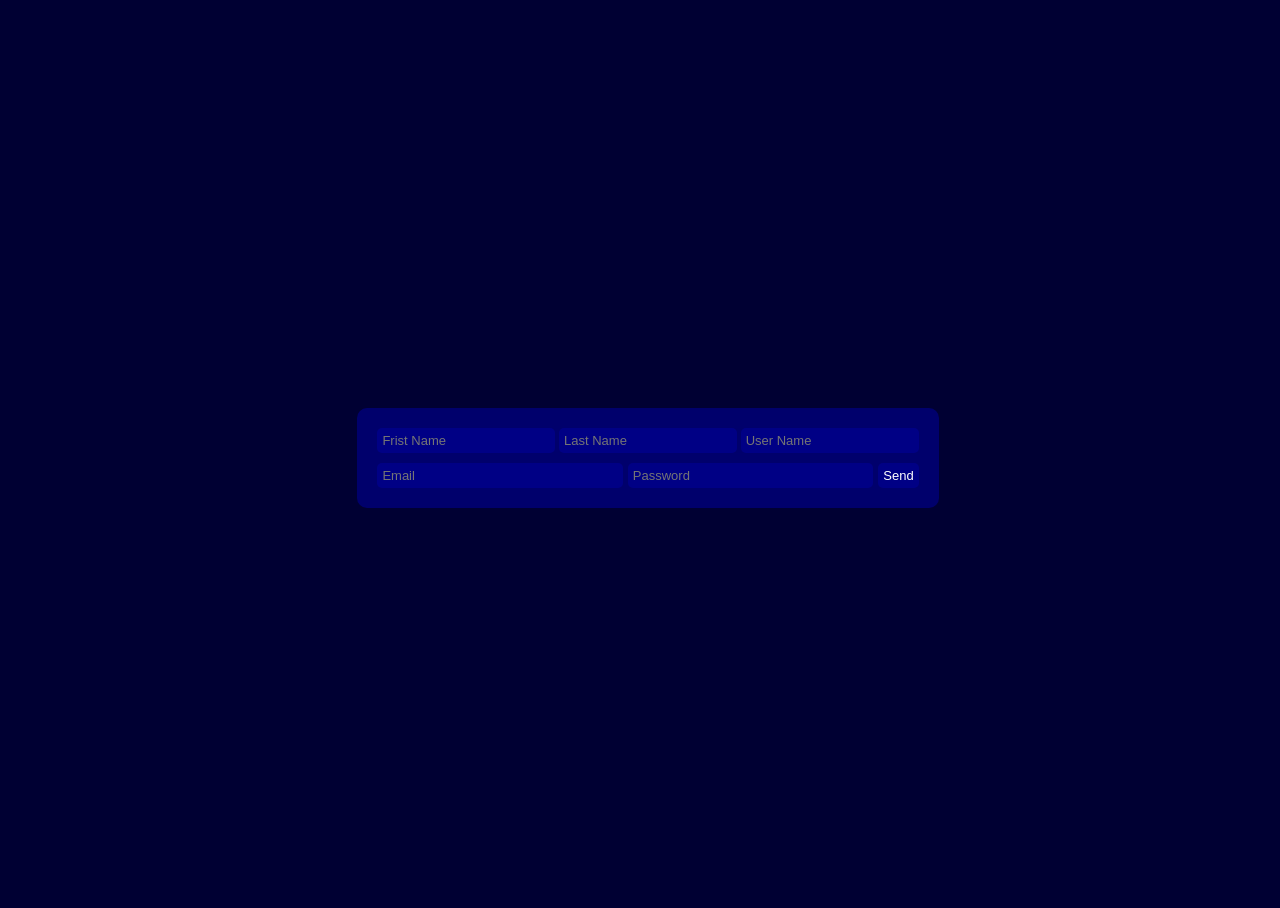
<file: model1/index.html>
<!DOCTYPE html>
<html lang="en">
<head>
    <meta charset="UTF-8">
    <meta name="viewport" content="width=device-width, initial-scale=1.0">
    <title>Model1</title>
    <link rel="stylesheet" href="style.css">
</head>
<body>
    <div class="parent">
    <form>
        <div class="one">
            <input type="text" placeholder="Frist Name" name="fristName">
            <input type="text" placeholder="Last Name" name="lastName">
            <input type="text" placeholder="User Name" name="userName">
        </div>
        <div class="two">
            <input type="email" placeholder="Email" name="email" class="tows">
            <input type="password" placeholder="Password" name="password" class="tows">
            <input type="button" value="Send">
        </div>
    </form>
    </div>
    
</body>
</html>
</file>
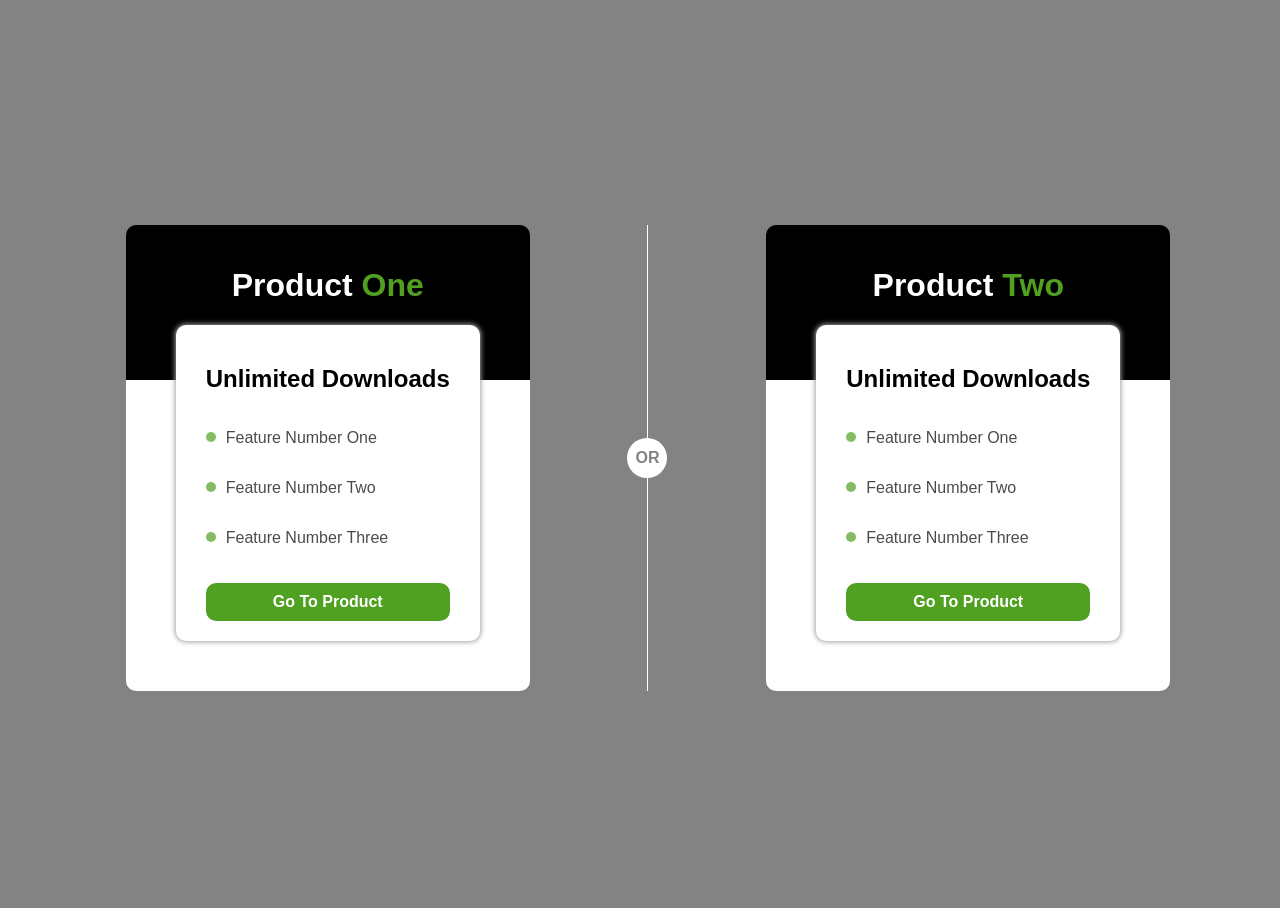
<file: model10/index.html>
<!DOCTYPE html>
<html lang="en">
<head>
    <meta charset="UTF-8">
    <meta name="viewport" content="width=device-width, initial-scale=1.0">
    <title>Model10</title>
    <link rel="stylesheet" href="style.css">
</head>
<body>

    <div class="parent">
        <div class="product">
            <h1>Product <span>One</span></h1>
            <div class="content">
                <h2>Unlimited Downloads</h2>
                <p>Feature Number One</p>
                <p>Feature Number Two</p>
                <p>Feature Number Three</p>
                <div class="btn">Go To Product</div>
            </div>
        </div>
        <div class="line"></div>
        <div class="product">
            <h1>Product <span>Two</span></h1>
            <div class="content">
                <h2>Unlimited Downloads</h2>
                <p>Feature Number One</p>
                <p>Feature Number Two</p>
                <p>Feature Number Three</p>
                <div class="btn">Go To Product</div>
            </div>
        </div>
    </div>
    
</body>
</html>
</file>
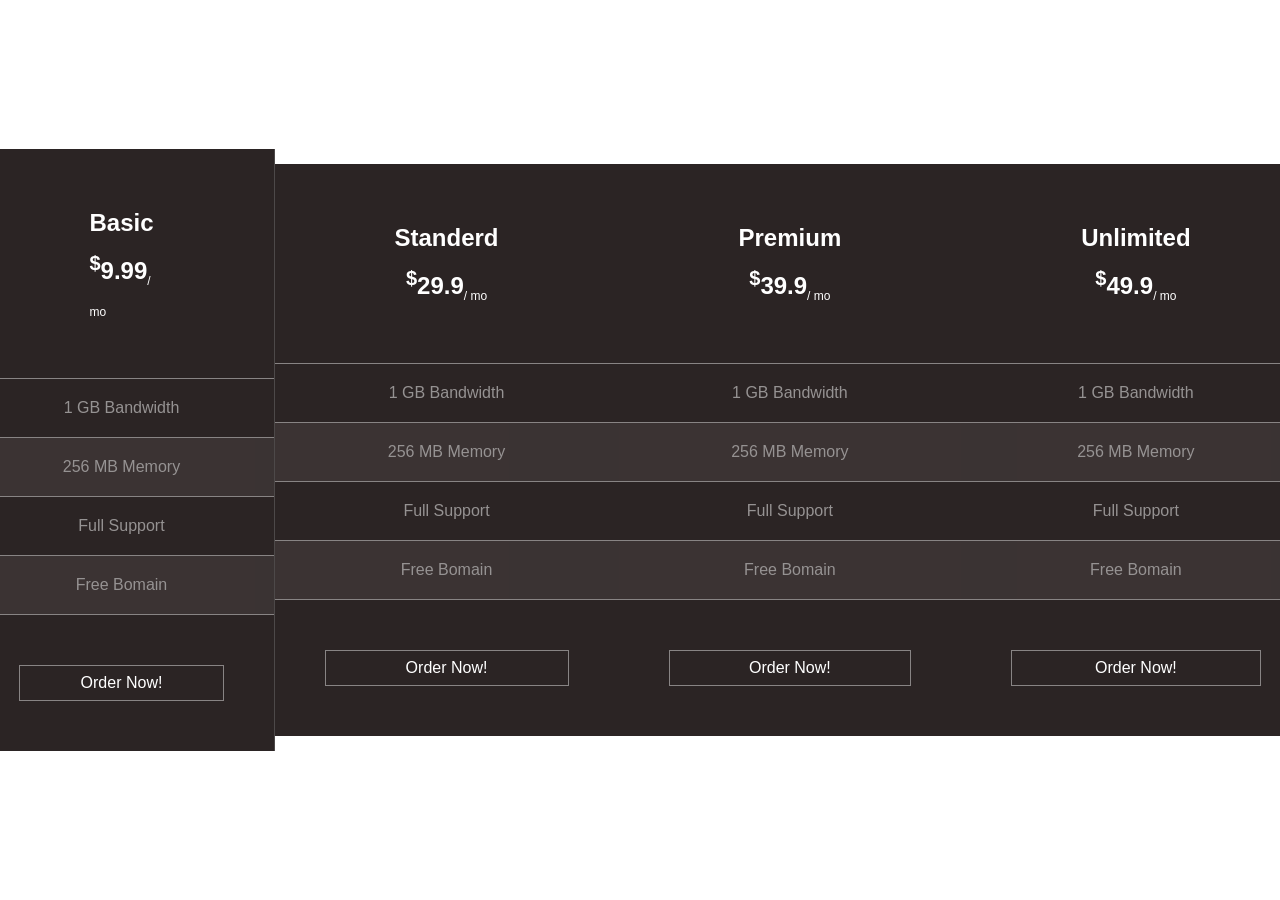
<file: model14/index.html>
<!DOCTYPE html>
<html lang="en">
<head>
    <meta charset="UTF-8">
    <meta name="viewport" content="width=device-width, initial-scale=1.0">
    <title>Modql14</title>
    <link rel="stylesheet" href="style.css">
</head>
<body>
    
    <main>
        <section class="border">
            <div class="top">
                <h2>Basic</h2>
                <h2><sup>$</sup>9.99<sub>/ mo</sub></h2>
            </div>

            <div class="separato"></div>
            <div class="center">
                <div class="odd low">1 GB Bandwidth</div>
                <div class="separato"></div>
                <div class="even low">256 MB Memory</div>
                <div class="separato"></div>
                <div class="odd low">Full Support</div>
                <div class="separato"></div>
                <div class="even low">Free Bomain</div>
                <div class="separato"></div>
            </div>
            <div class="button">
                <div class="btn">Order Now!</div>
            </div>
        </section>

        <section>
           <div class="top">
               <h2>Standerd</h2>
               <h2><sup>$</sup>29.9<sub>/ mo</sub></h2>
           </div>
           <div class="separato"></div>
           <div class="center">
               <div class="odd low">1 GB Bandwidth</div>
               <div class="separato"></div>
               <div class="even low">256 MB Memory</div>
               <div class="separato"></div>
               <div class="odd low">Full Support</div>
               <div class="separato"></div>
               <div class="even low">Free Bomain</div>
               <div class="separato"></div>
           </div>
           <div class="button">
               <div class="btn">Order Now!</div>
           </div>
       </section>

         <section class="blue">
            <div class="top">
                <h2>Premium</h2>
                <h2><sup>$</sup>39.9<sub>/ mo</sub></h2>
            </div>
            <div class="separato"></div>
            <div class="center">
                <div class="odd">1 GB Bandwidth</div>
                <div class="separato"></div>
                <div class="even">256 MB Memory</div>
                <div class="separato"></div>
                <div class="odd">Full Support</div>
                <div class="separato"></div>
                <div class="even">Free Bomain</div>
                <div class="separato"></div>
            </div>
            <div class="button">
                <div class="btn">Order Now!</div>
            </div>
        </section>


         <section>
            <div class="top">
                <h2>Unlimited</h2>
                <h2><sup>$</sup>49.9<sub>/ mo</sub></h2>
            </div>
            <div class="separato"></div>
            <div class="center">
                <div class="odd low">1 GB Bandwidth</div>
                <div class="separato"></div>
                <div class="even low">256 MB Memory</div>
                <div class="separato"></div>
                <div class="odd low">Full Support</div>
                <div class="separato"></div>
                <div class="even low">Free Bomain</div>
                <div class="separato"></div>
            </div>
            <div class="button">
                <div class="btn">Order Now!</div>
            </div>
        </section>

       

        

    </main>
</body>
</html>
</file>
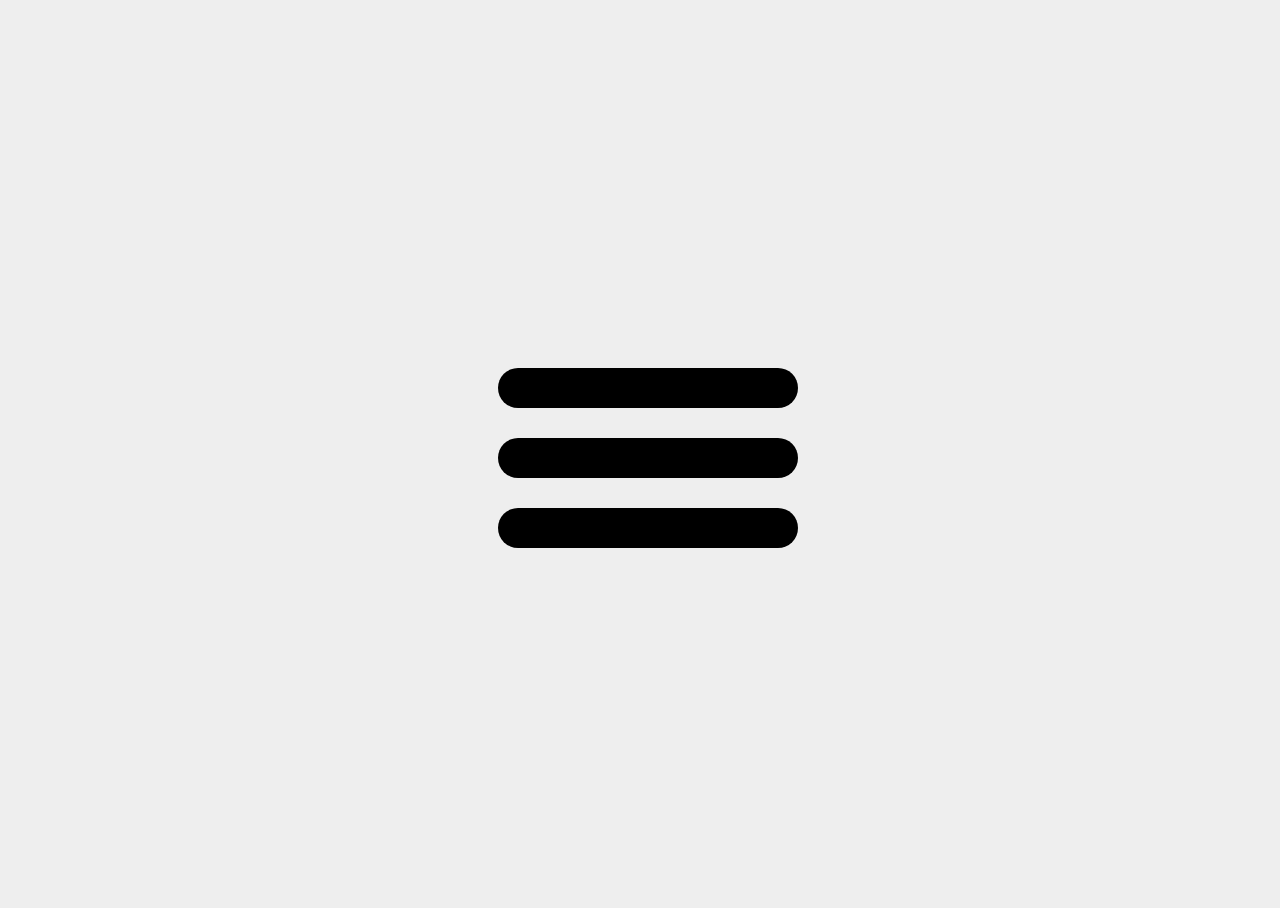
<file: model2/index.html>
<!DOCTYPE html>
<html lang="en">
<head>
    <meta charset="UTF-8">
    <meta name="viewport" content="width=device-width, initial-scale=1.0">
    <link rel="stylesheet" href="style.css">
    <title>Model2</title>
</head>
<body>
    <div class="menu">
        <span class="one"></span>
        <span class="two"></span>
        <span class="three"></span>
    </div>
</body>
</html>
</file>
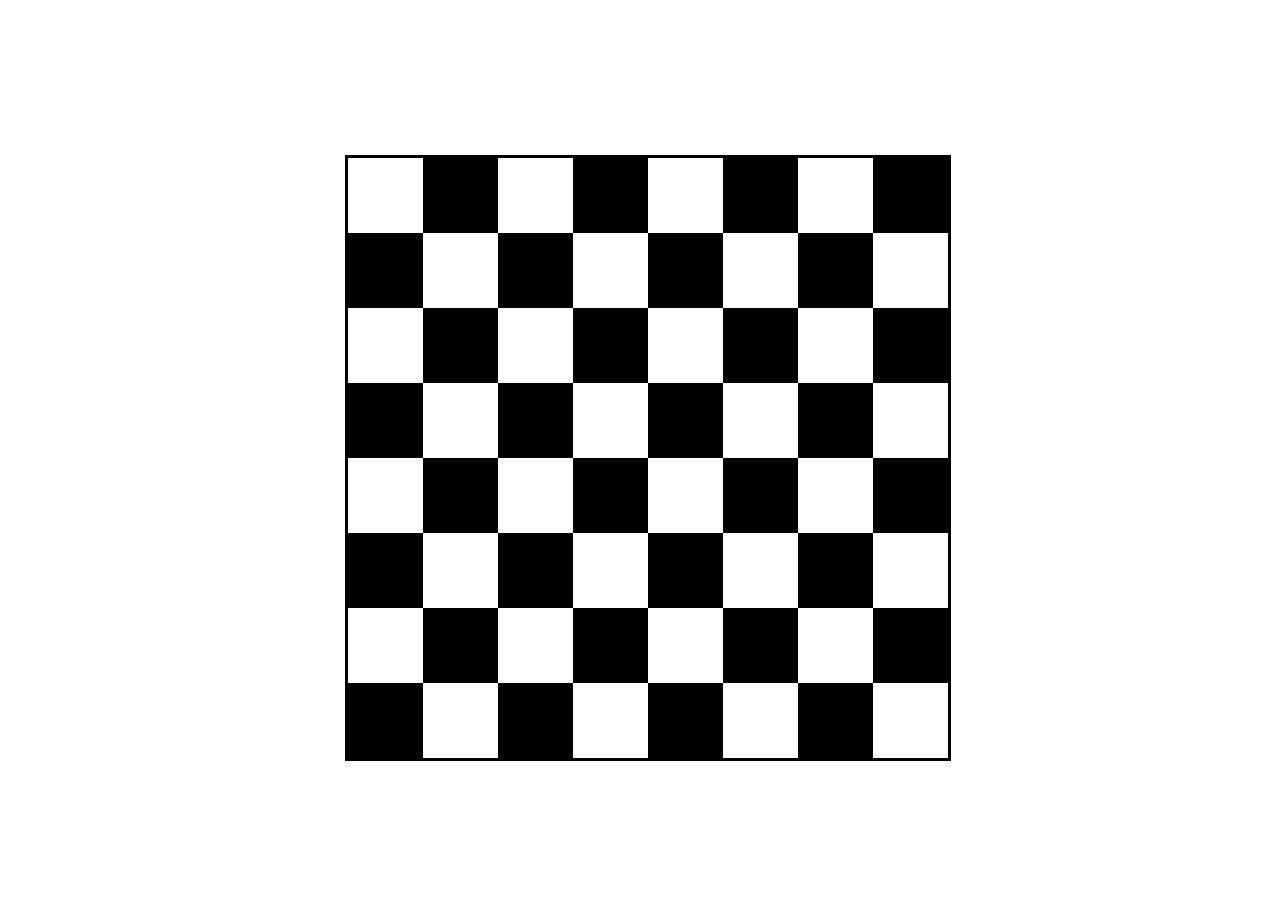
<file: model3/index.html>
<!DOCTYPE html>
<html lang="en">
<head>
    <meta charset="UTF-8">
    <meta name="viewport" content="width=device-width, initial-scale=1.0">
    <title>Model3</title>
    <link rel="stylesheet" href="style.css">
</head>
<body>

    <div class="container">
        <div class="white"></div>
        <div class="black"></div>
        <div class="white"></div>
        <div class="black"></div>
        <div class="white"></div>
        <div class="black"></div>
        <div class="white"></div>
        <div class="black"></div>
        <div class="black"></div>
        <div class="white"></div>
        <div class="black"></div>
        <div class="white"></div>
        <div class="black"></div>
        <div class="white"></div>
        <div class="black"></div>
        <div class="white"></div>
        <div class="white"></div>
        <div class="black"></div>
        <div class="white"></div>
        <div class="black"></div>
        <div class="white"></div>
        <div class="black"></div>
        <div class="white"></div>
        <div class="black"></div>
        <div class="black"></div>
        <div class="white"></div>
        <div class="black"></div>
        <div class="white"></div>
        <div class="black"></div>
        <div class="white"></div>
        <div class="black"></div>
        <div class="white"></div>
        <div class="white"></div>
        <div class="black"></div>
        <div class="white"></div>
        <div class="black"></div>
        <div class="white"></div>
        <div class="black"></div>
        <div class="white"></div>
        <div class="black"></div>
        <div class="black"></div>
        <div class="white"></div>
        <div class="black"></div>
        <div class="white"></div>
        <div class="black"></div>
        <div class="white"></div>
        <div class="black"></div>
        <div class="white"></div>
        <div class="white"></div>
        <div class="black"></div>
        <div class="white"></div>
        <div class="black"></div>
        <div class="white"></div>
        <div class="black"></div>
        <div class="white"></div>
        <div class="black"></div>
        <div class="black"></div>
        <div class="white"></div>
        <div class="black"></div>
        <div class="white"></div>
        <div class="black"></div>
        <div class="white"></div>
        <div class="black"></div>
        <div class="white"></div>
    </div>
    
</body>
</html>
</file>
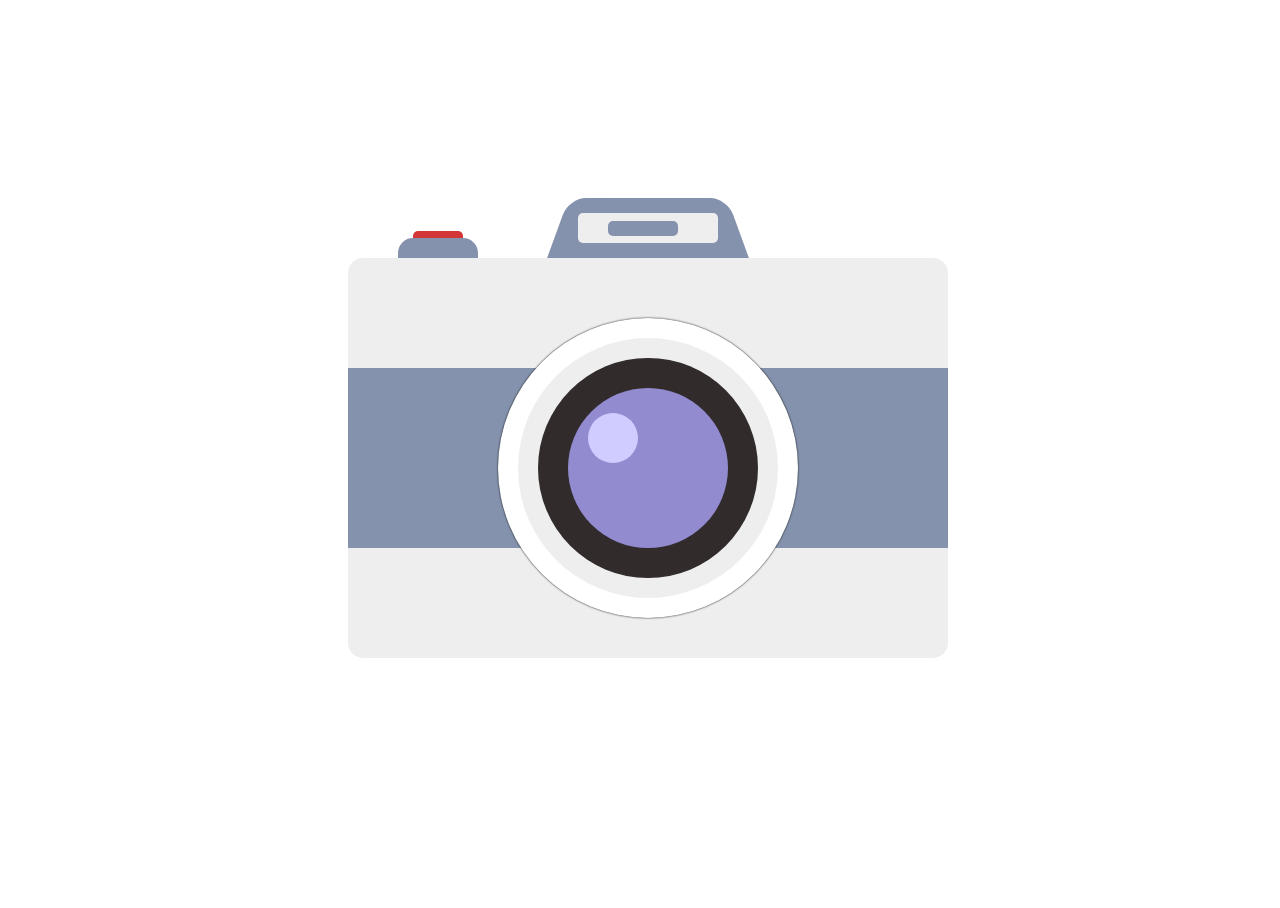
<file: model4/index.html>
<!DOCTYPE html>
<html lang="en">
<head>
    <meta charset="UTF-8">
    <meta name="viewport" content="width=device-width, initial-scale=1.0">
    <link rel="stylesheet" href="style.css">
    <title>Model4</title>
</head>
<body>


    <div class="outer">
     <div class="inner">
          <div class="frist"></div>
          <div class="middelX"></div>
          <div class="middelY"></div>
          <div class="middel1"></div>
          <div class="middel2"></div>
          <div class="inner1"></div>
          <div class="inner2"></div>
          <div class="inner3"></div>
          <div class="inner4"></div>
          <div class="inner5"></div>
     </div>
    </div>
    
</body>
</html>
</file>
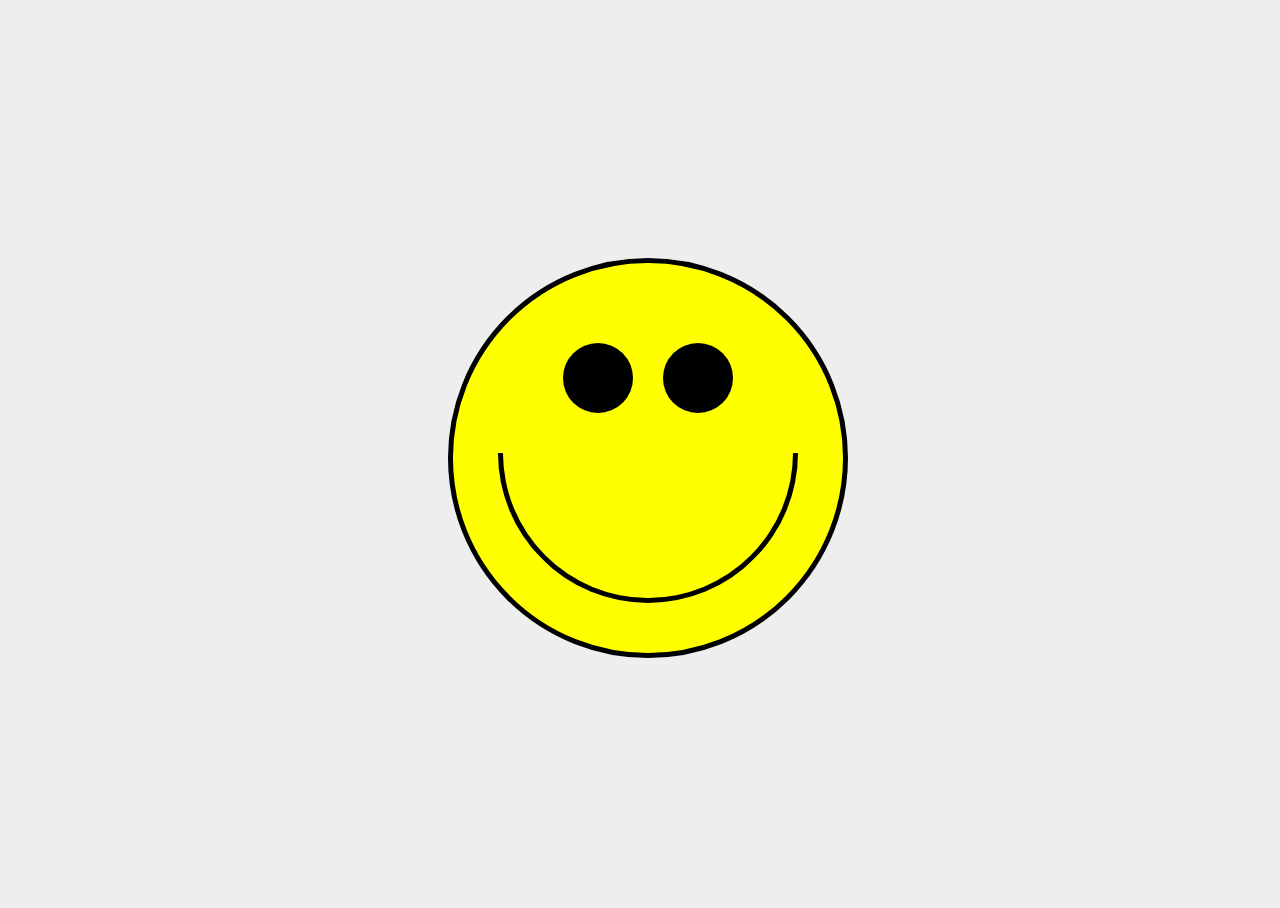
<file: model6/index.html>
<!DOCTYPE html>
<html lang="en">
<head>
    <meta charset="UTF-8">
    <meta name="viewport" content="width=device-width, initial-scale=1.0">
    <title>Model6</title>
    <link rel="stylesheet" href="style.css">
</head>
<body>

    <div class="face">
        <div class="mouth"></div>
        <div class="eys">
            <div></div>
            <div></div>
        </div>
    </div>
    
</body>
</html>
</file>
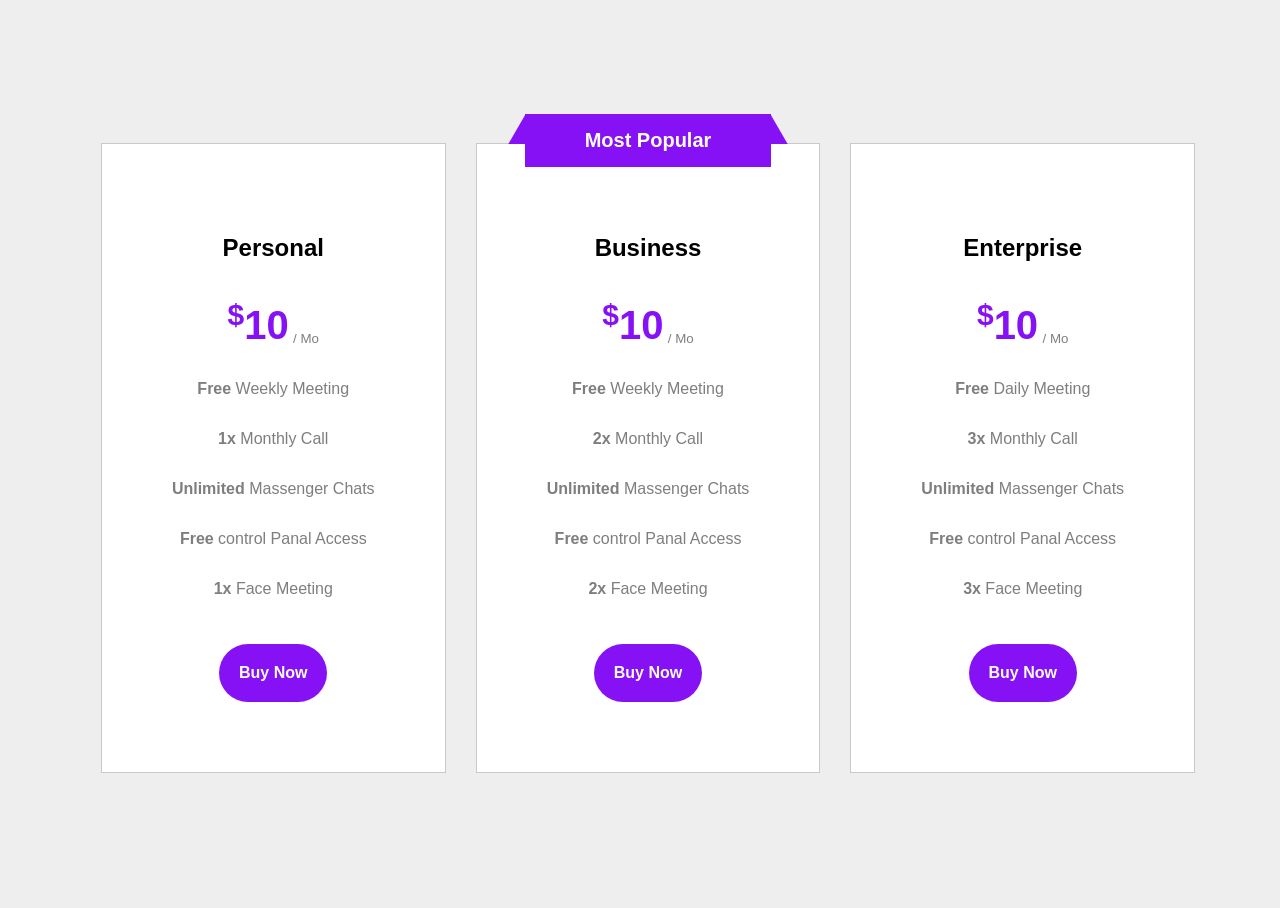
<file: model7/index.html>
<!DOCTYPE html>
<html lang="en">
<head>
    <meta charset="UTF-8">
    <meta name="viewport" content="width=device-width, initial-scale=1.0">
    <title>Model8</title>
    <link rel="stylesheet" href="style.css">
</head>
<body>
    <div class="parent">
        <div class="one">
            <h2>Personal</h2>
            <p><span class="salary"><sup>$</sup>10</span> <sub>/ Mo</sub></p>
            <p class="text"><span class="first-word">Free</span> Weekly Meeting</p>
            <p class="text"><span class="first-word">1x</span> Monthly Call</p>
            <p class="text"><span class="first-word">Unlimited</span> Massenger Chats</p>
            <p class="text"><span class="first-word">Free</span> control Panal Access</p>
            <p class="text"><span class="first-word">1x</span> Face Meeting</p>
            <div class="buy">Buy Now</div>
        </div>

        <div class="two">
            <div class="header">Most Popular</div>
            <h2>Business</h2>
            <p><span class="salary"><sup>$</sup>10</span> <sub>/ Mo</sub></p>
            <p class="text"><span class="first-word">Free</span> Weekly Meeting</p>
            <p class="text"><span class="first-word">2x</span> Monthly Call</p>
            <p class="text"><span class="first-word">Unlimited</span> Massenger Chats</p>
            <p class="text"><span class="first-word">Free</span> control Panal Access</p>
            <p class="text"><span class="first-word">2x</span> Face Meeting</p>
            <div class="buy">Buy Now</div>
        </div>

        <div class="three">
            <h2>Enterprise</h2>
            <p ><span class="salary"><sup>$</sup>10</span> <sub>/ Mo</sub></p>
            <p class="text"><span class="first-word">Free</span> Daily Meeting</p>
            <p class="text"><span class="first-word">3x</span> Monthly Call</p>
            <p class="text"><span class="first-word">Unlimited</span> Massenger Chats</p>
            <p class="text"><span class="first-word">Free</span> control Panal Access</p>
            <p class="text"><span class="first-word">3x</span> Face Meeting</p>
            <div class="buy">Buy Now</div>
        </div>
    </div>
</body>
</html>
</file>
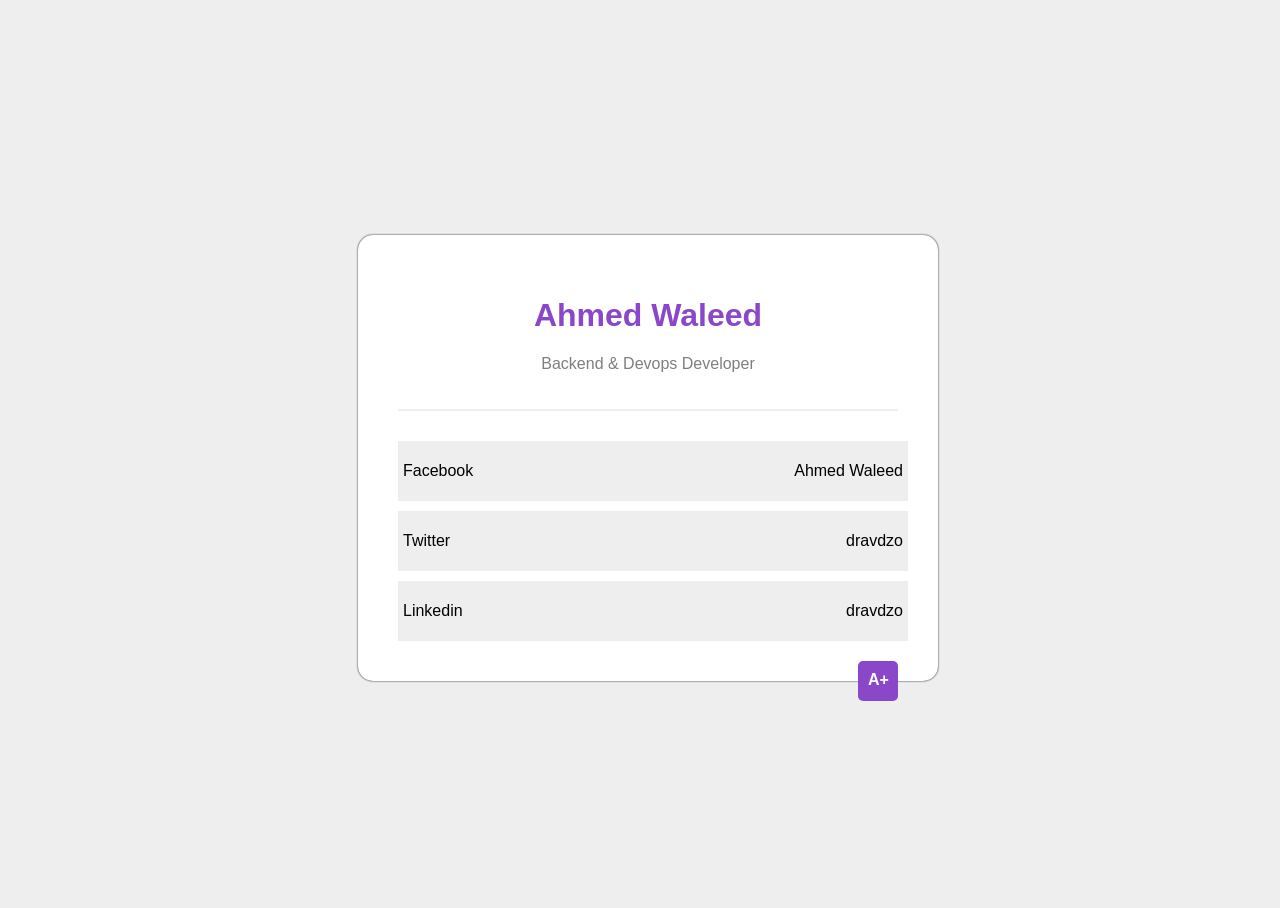
<file: model8/index.html>
<!DOCTYPE html>
<html lang="en">
<head>
    <meta charset="UTF-8">
    <meta name="viewport" content="width=device-width, initial-scale=1.0">
    <title>Model8</title>
    <link rel="stylesheet" href="style.css">
</head>
<body>
    
    <div class="parent">
        <div class="first">
            <h1>Ahmed Waleed</h1>
            <p class="about">Backend & Devops Developer</p>
        </div>
        <div class="line"></div>
        <div class="last">
            <div>
                <p>Facebook</p>
                <p>Ahmed Waleed</p>
            </div>
            <div>
                <p>Twitter</p>
                <p>dravdzo</p>
            </div>
            <div>
                <p>Linkedin</p>
                <p>dravdzo</p>
            </div>
        </div>
    </div>

</body>
</html>
</file>
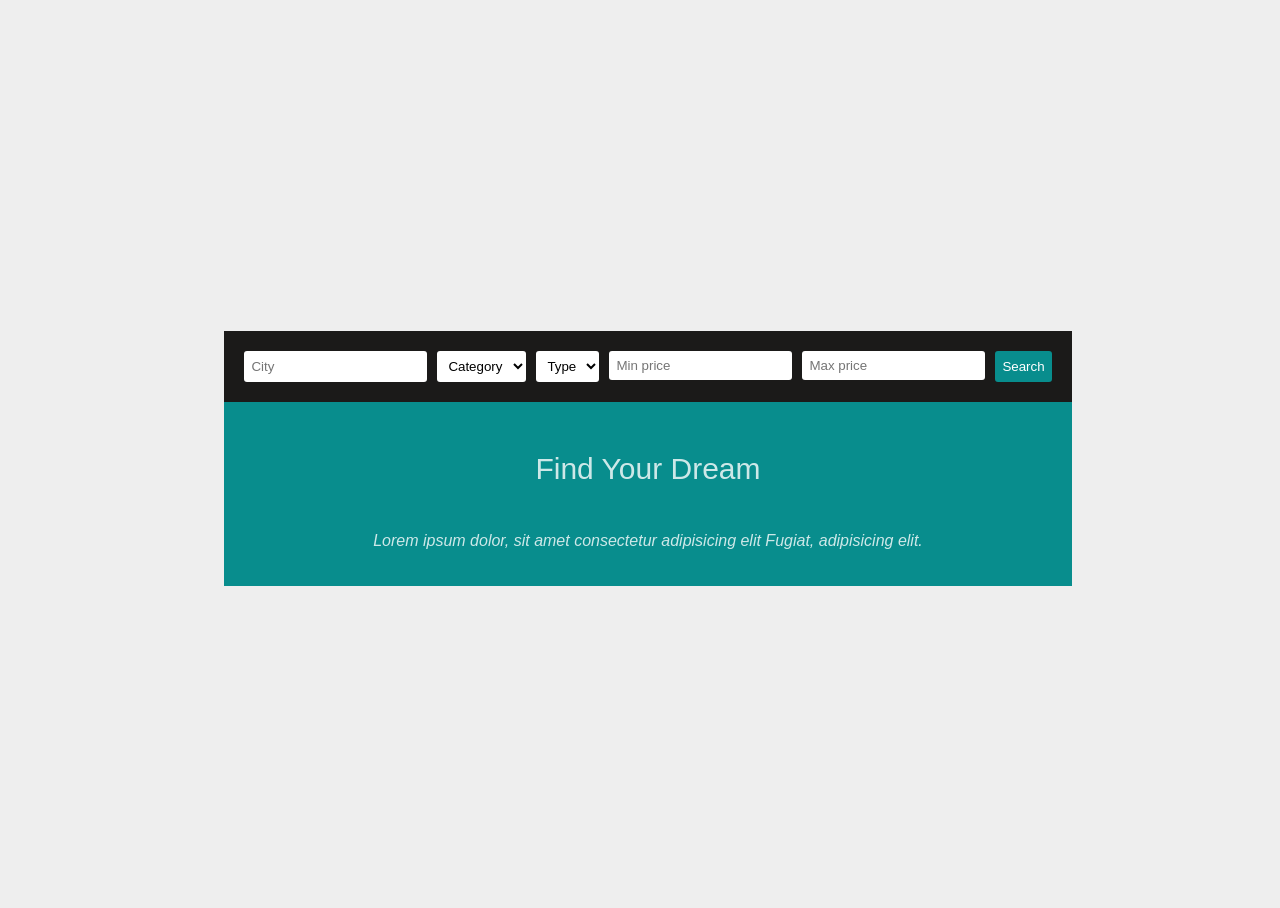
<file: model9/index.html>
<!DOCTYPE html>
<html lang="en">
<head>
    <meta charset="UTF-8">
    <meta name="viewport" content="width=device-width, initial-scale=1.0">
    <title>Model9</title>
    <link rel="stylesheet" href="style.css">
</head>
<body>
    
    <div class="parent">
        <div class="top">
          <form>
            <input type="text" placeholder="City" class="input">

            <select class="input">
                <option value="" selected disabled hidden>Category</option>
            </select>

            <select class="input">
                <option value="" selected disabled hidden>Type</option>
            </select>

            <div class="price">
                <input type="text" placeholder="Min price" class="input">
            </div>

            <div class="price">
                <input type="text" placeholder="Max price" class="input">
            </div>

            <input type="button" value="Search" class="input">
        </form>
        </div>
        <div class="bottom">
            <h3>Find Your Dream</h3>
            <p>Lorem ipsum dolor, sit amet consectetur adipisicing elit Fugiat, adipisicing elit.</p>
        </div>
    </div>
</body>
</html>
</file>
<file: model1/style.css>
/* Make A Responsive Simple Form Using Html Css 
Training on :
    1- flex box
    2- margin padding
    3- background
    4- width hight
    5- midea -> responsive
 */


* {
    font-family: Tahoma, Geneva, Verdana, sans-serif;
    font-size: small;
    font-weight: 400;
}

html,
body {
    width: 100%;
    height: 100%;
}

body {
    background-color: #003;
    display: flex;
    justify-content: center;
    align-items: center;
    align-content: center;
}

div.parent {
    background-color: #0000998f;
    padding: 20px;
    width: fit-content;
    border-radius: 10px;
}

.parent .one {
    margin-bottom: 10px;
}

.parent .two {
    display: flex;
    gap: 5px;
}

.tows {
    flex-grow: 2;
}

input {
    background-color: #0000998f;
    padding: 5px;
    border: 0;
    outline: 0;
    color: white;
    border-radius: 5px;
}

@media (max-width:400px) {

    .parent .one,
    .parent .two {
        display: flex;
        flex-direction: column;
        gap: 10px;
    }
}
</file>
<file: model10/style.css>
* {
    font-family: 'Segoe UI', Tahoma, Geneva, Verdana, sans-serif;
}

body,
html {
    width: 100%;
    height: 100%;
}

body {
    background-color: rgb(131, 131, 131);
    display: flex;
    justify-content: center;
    align-items: center;
}

.parent {
    width: 100%;
    display: flex;
    justify-content: space-evenly
}

.line {
    width: 1px;
    background-color: white;
    position: relative;
}

.line::after {
    content: "OR";
    width: 20px;
    height: 20px;
    background-color: white;
    padding: 10px;
    border-radius: 50%;
    color: rgb(131, 131, 131);
    font-weight: 900;
    position: absolute;
    top: calc(50% - 20px);
    left: -20px;
    display: flex;
    justify-content: center;
    align-items: center;
}

.product {
    background-image: linear-gradient(to bottom, black 0%, black 33.33%, white 33.33%, white 100%);
    padding: 20px 50px 50px 50px;
    border-radius: 10px;
    display: flex;
    flex-direction: column;
    justify-content: center;
    align-items: center;
}

.product .content {
    background-color: white;
    border-radius: 10px;
    padding: 20px 30px;
    display: flex;
    flex-direction: column;
    box-shadow: 0 0 5px 1px #a3a2a2
}

.product .content p {
    opacity: 70%;
    position: relative;
    margin-left: 20px;
}

.product .content p::before {
    content: "";
    width: 10px;
    height: 10px;
    border-radius: 50%;
    background-color: rgb(80, 160, 34);
    vertical-align: baseline;
    position: absolute;
    left: -20px;
    top: 3px;
}


.btn {
    background-color: rgb(80, 160, 34);
    padding: 10px;
    color: white;
    text-align: center;
    margin-top: 20px;
    border-radius: 10px;
    font-weight: 600;
}

h1 {
    color: white;
}

span {
    color: rgb(80, 160, 34);
}
</file>
<file: model14/style.css>
* {
    margin: 0;
    padding: 0;
    box-sizing: border-box;
    font-family: 'Segoe UI', Tahoma, Geneva, Verdana, sans-serif;
}

html,
body {
    width: 100%;
    height: 100%;
}

body {
    display: flex;
    justify-content: center;
    align-items: center;
}

main {
    display: flex;
    align-items: center;
}

section {
    display: flex;
    flex-direction: column;
    color: white;
    background-color: #2b2424;
}

.top,
.center {
    display: flex;
    flex-direction: column;
    justify-content: center;
    align-items: center;

}

.top {
    gap: 15px;
    padding: 60px 120px;
}

.button {
    padding: 50px;
}

.separato {
    background-color: #eeeeee79;
    height: 1px;
    width: 100%;
}

.center div.odd,
.center div.even {
    padding: 20px 60px;
    width: 100%;
    text-align: center;
    opacity: 50%;
}

.even {
    background-color: rgb(75, 66, 66);
}

.btn {
    padding: 8px 20px;
    border: 1px solid #eeeeee79;
    text-align: center;
    font-weight: 500;
}

sub {
    font-size: .5em;
    font-weight: lighter;
}

section {
    transition: 1s;
    transition-timing-function: ease-out;
}

section:hover {
    background-color: rgb(161, 161, 255);
    height: 120%;
    transform: scaleY(1.2);
    box-shadow: 0px 0px 4px 0px black
}

section:hover .center div.odd,
section:hover .center div.even {
    padding: 20px 50px;
    width: 100%;
    text-align: center;
}

section:hover .even {
    background-color: rgb(161, 161, 255);
}

.border {
    border-right: 1px solid #4d4949;
}
</file>
<file: model2/style.css>
body,
html {
    background-color: #eee;
    width: 100%;
    height: 100%;
}

body {
    display: flex;
    flex-direction: column;
    justify-content: center;
    align-content: center;
    gap: 30px;
}

div {
    display: flex;
    margin: auto;
    height: 100px;
    flex-direction: column;
    justify-content: center;
    gap: 30px;
    height: 300px;

}

span {
    width: 300px;
    height: 40px;
    background-color: black;
    border-radius: 30px;
    transition: .25s;
}

div:hover>.two {
    background-color: red;
    transform: translateX(-100em);
}

div:hover>.one {
    transform: translateY(70px) rotate(135deg);
    background: red;
}


div:hover>.three {
    transform: translateY(-70px) rotate(-135deg);
    background: red;
}
</file>
<file: model3/style.css>
html,
body {
    width: 100%;
    height: 100%;
}

body {
    display: flex;
    justify-content: center;
    align-items: center;
}

.container {
    width: 600px;
    height: 600px;
    border: 3px solid rgb(0, 0, 0);
    display: grid;
    grid-template-columns: repeat(8, 1fr);
}

.container .black {
    background-color: black;
}
</file>
<file: model4/style.css>
body,
html {
    width: 100%;
    height: 100%;
}

body {
    display: flex;
    justify-content: center;
    align-items: center;
}

.outer {
    width: 600px;
    height: 400px;
    background-color: #eee;
    border-radius: 15px;
    position: relative;
}

.outer::before {
    content: "";
    width: 50px;
    height: 7px;
    background-color: rgb(211, 54, 54);
    position: absolute;
    top: -27px;
    left: 65px;
    border-top-left-radius: 5px;
    border-top-right-radius: 5px;
}


.frist {
    width: 80px;
    height: 20px;
    background-color: #8492ad;
    position: absolute;
    top: -130px;
    left: 50px;
    border-top-left-radius: 15px;
    border-top-right-radius: 15px;
}

.middelX,
.middelY {
    width: 180px;
    height: 60px;
    background-color: #8492ad;
    position: absolute;
    top: -170px;
    left: 210px;
}

.middelX {
    border-top-left-radius: 50px;
    border-top-right-radius: 180px;
    transform: skew(-20deg);
}

.middelY {
    border-top-left-radius: 180px;
    border-top-right-radius: 50px;
    transform: skew(20deg);
}


.middel1 {
    background-color: #eee;
    width: 140px;
    height: 30px;
    position: absolute;
    top: -155px;
    left: 230px;
    border-radius: 5px;
}

.middel2 {
    background-color: #8492ad;
    width: 70px;
    height: 15px;
    position: absolute;
    top: -147.5px;
    left: 260px;
    border-radius: 5px;
}


.inner {
    width: 600px;
    height: 180px;
    background-color: #8492ad;
    position: absolute;
    top: 110px;
    position: relative;
    /* (400 - 180) / 2 */
}

.inner1 {
    width: 300px;
    height: 300px;
    background-color: white;
    border-radius: 50%;
    position: absolute;
    top: -50px;
    right: 150px;
    box-shadow: 0 0 2px 0px black
}

.inner2 {
    width: 260px;
    height: 260px;
    background-color: #eee;
    border-radius: 50%;
    position: absolute;
    top: -30px;
    right: 170px;
}

.inner3 {
    width: 220px;
    height: 220px;
    background-color: #312b2b;
    border-radius: 50%;
    position: absolute;
    top: -10px;
    right: 190px;
}

.inner4 {
    width: 160px;
    height: 160px;
    background-color: #928bcf;
    border-radius: 50%;
    position: absolute;
    top: 20px;
    right: 220px;
}

.inner5 {
    width: 50px;
    height: 50px;
    background-color: #d0ccff;
    border-radius: 50%;
    position: absolute;
    top: 45px;
    right: 310px;
}
</file>
<file: model6/style.css>
* {
    box-sizing: border-box;
}

html,
body {
    width: 100%;
    height: 100%;
}

body {
    background-color: #eee;
    display: flex;
    justify-content: center;
    align-items: center;
}

.face {
    background-color: yellow;
    width: 400px;
    height: 400px;
    border: 5px solid rgb(0, 0, 0);
    border-radius: 50%;
    position: relative;
}

.mouth {
    background-color: yellow;
    width: 300px;
    height: 300px;
    border: 5px solid rgb(0, 0, 0);
    border-top-color: transparent;
    border-right-color: transparent;
    border-radius: 50%;
    transform: rotate(315deg);
    position: absolute;
    right: 45px;
    bottom: 50px;

}

.eys div {
    width: 70px;
    height: 70px;
    background-color: black;
    border-radius: 50%;
}

.eys {
    display: flex;
    gap: 30px;
    position: absolute;
    left: 110px;
    top: 80px
}

@media (max-width:400px) {
    .face {
        display: none;
    }
}
</file>
<file: model7/style.css>
* {
    box-sizing: border-box;
    font-family: 'Segoe UI', Tahoma, Geneva, Verdana, sans-serif;
}

body,
html {
    width: 100%;
    height: 100%;
}

body {
    display: flex;
    justify-content: center;
    align-items: center;
    background-color: #eee;
}

.buy {
    padding: 20px;
    margin-top: 30px;
    color: white;
    background-color: rgb(135, 17, 245);
    border-radius: 30px;
    font-weight: 900;
}

.parent {
    width: 100%;
    display: flex;
    justify-content: center;
    gap: 30px;
}

.one,
.two,
.three {
    background-color: white;
    padding: 70px;
    display: flex;
    flex-direction: column;
    justify-content: center;
    align-items: center;
    border: 1px solid rgb(206, 199, 199);
    position: relative;
}

.header {
    color: white;
    background-color: rgb(135, 17, 245);
    padding: 15px 60px;
    font-size: 20px;
    font-weight: 800;
    position: absolute;
    top: -30px;
}

.two::after,
.two::before {
    content: "";
    width: 30px;
    height: 30px;
    background-color: rgb(135, 17, 245);
    position: absolute;
    top: -30px;
    right: 40px;
    transform: skewX(30deg);
}

.two::before {
    left: 40px;
    transform: skewX(-30deg);
}

.salary {
    color: rgb(135, 17, 245);
    font-size: 40px;
    font-weight: 900;
}

.first-word {
    font-weight: 700;
}

.text,
sub {
    opacity: 50%;
}

sup {
    font-size: 30px;
}
</file>
<file: model8/style.css>
* {
    font-family: 'Segoe UI', Tahoma, Geneva, Verdana, sans-serif;
}

body,
html {
    width: 100%;
    height: 100%;
}

body {
    background-color: #eee;
    display: flex;
    justify-content: center;
    align-items: center;
}

.parent {
    display: flex;
    flex-direction: column;
    justify-content: center;
    align-items: center;
    width: 500px;
    padding: 40px;
    background-color: white;
    border-radius: 15px;
    position: relative;
    box-shadow: 0 0 2px 0px black;
}

.parent::before {
    content: url(https://elzero.org/images/challenges/person-blue-shirt.png);
    position: absolute;
    top: -24.1%;
}

.parent::after {
    content: "A+";
    color: white;
    padding: 10px;
    background-color: rgb(138, 71, 201);
    width: 20px;
    height: 20px;
    border-radius: 5px;
    position: absolute;
    bottom: -20px;
    right: 40px;
    font-weight: 900;
}

.line {
    width: 100%;
    height: 2px;
    background-color: #eee;
    margin: 20px 0;
}

.last {
    width: 100%;
}

.last div {
    width: 100%;
    display: flex;
    justify-content: space-between;
    background-color: #eee;
    margin-top: 10px;
    padding: 5px;
}

h1 {
    color: rgb(138, 71, 201);
}

.about {
    opacity: 50%;
    text-align: center;
}
</file>
<file: model9/style.css>
* {
    font-family: 'Segoe UI', Tahoma, Geneva, Verdana, sans-serif;
}

body,
html {
    width: 100%;
    height: 100%;
}

body {
    background-color: #eee;
    display: flex;
    justify-content: center;
    align-items: center;
}

.parent .top {
    background-color: rgb(27, 26, 25);
    padding: 20px;
}

form {
    display: flex;
    justify-content: space-between;
    gap: 10px
}

.input {
    padding: 7px;
    border: none;
    outline: none;
    border-radius: 3px;
}

select {
    background-color: white;
}

input[type="button"] {
    background-color: rgb(8, 141, 141);
    color: white;
}

.parent .bottom {
    background-color: rgb(8, 141, 141);
    padding: 20px;
    display: flex;
    flex-direction: column;
    justify-content: center;
    align-items: center;
    color: white;
}

.bottom h3 {
    font-size: 30px;
    font-weight: lighter;
    opacity: 80%;
}

.bottom p {
    font-style: italic;
    opacity: 80%;
}
</file>
